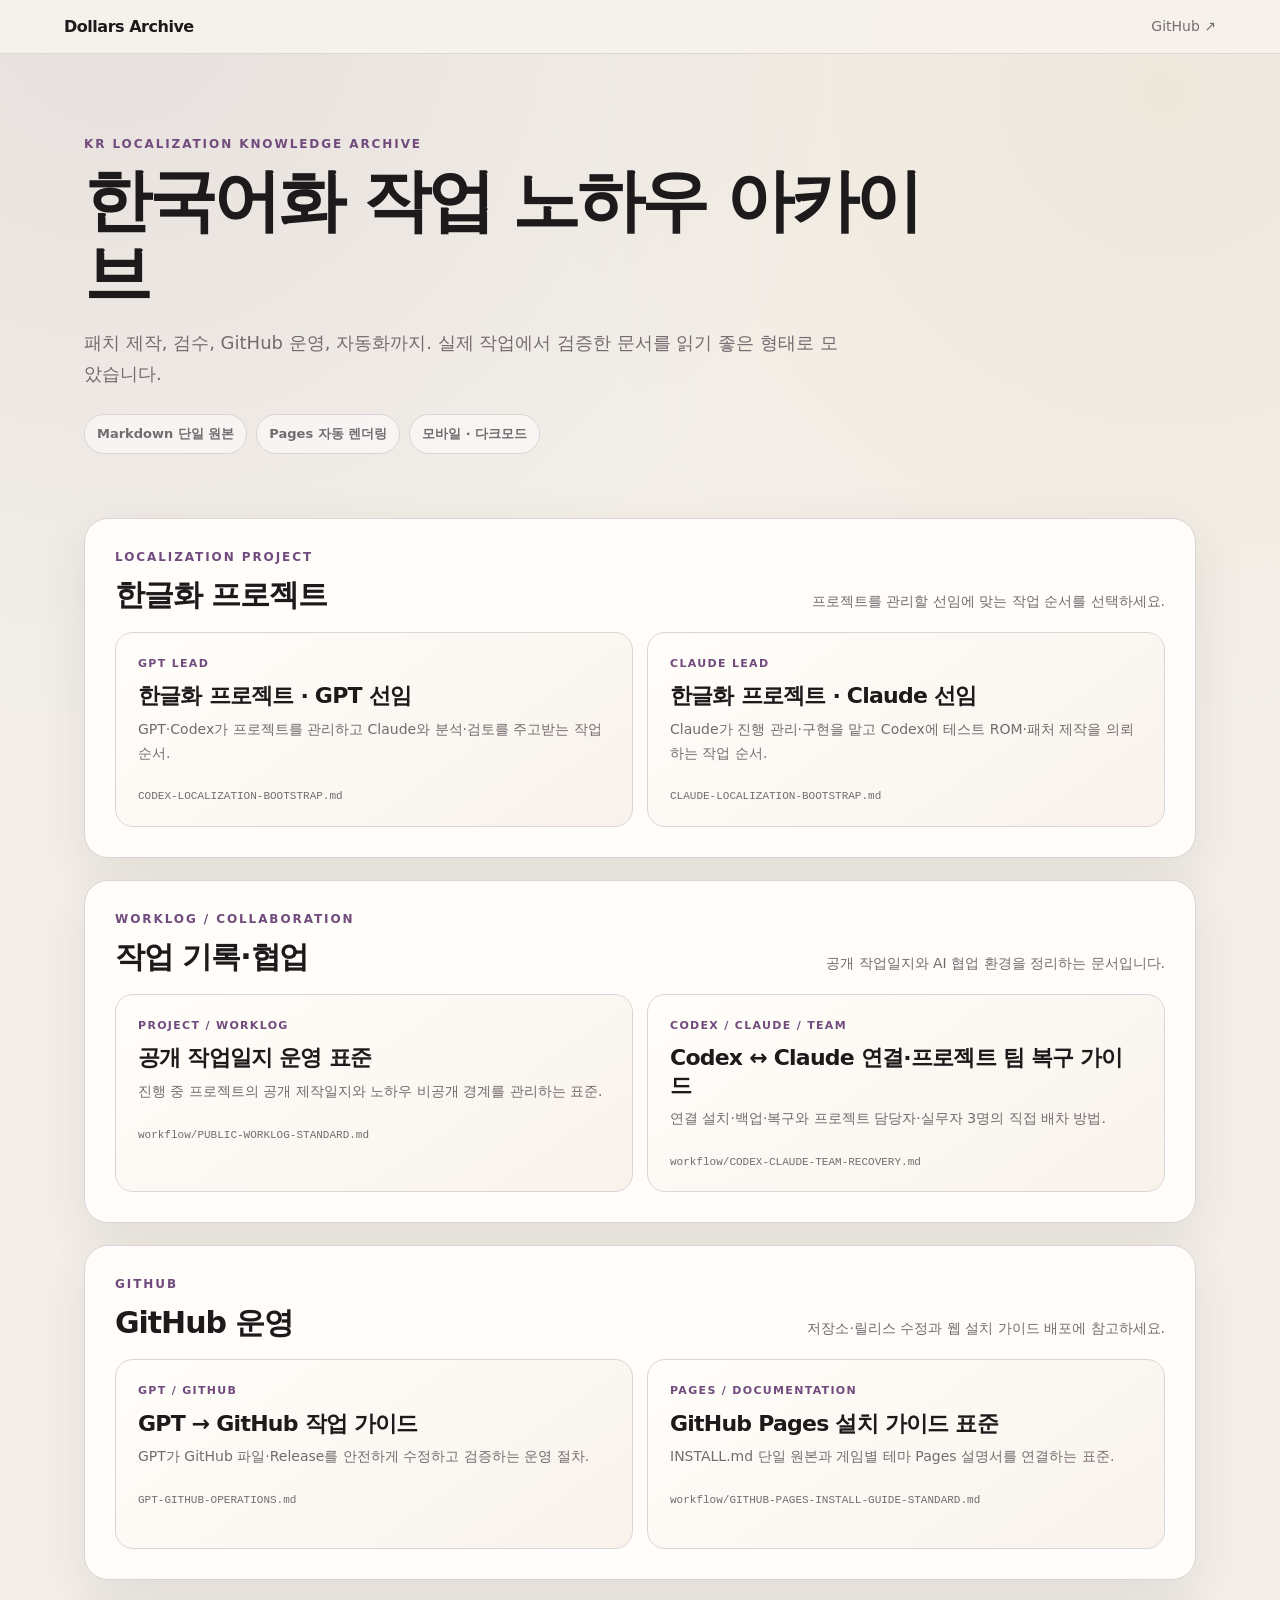
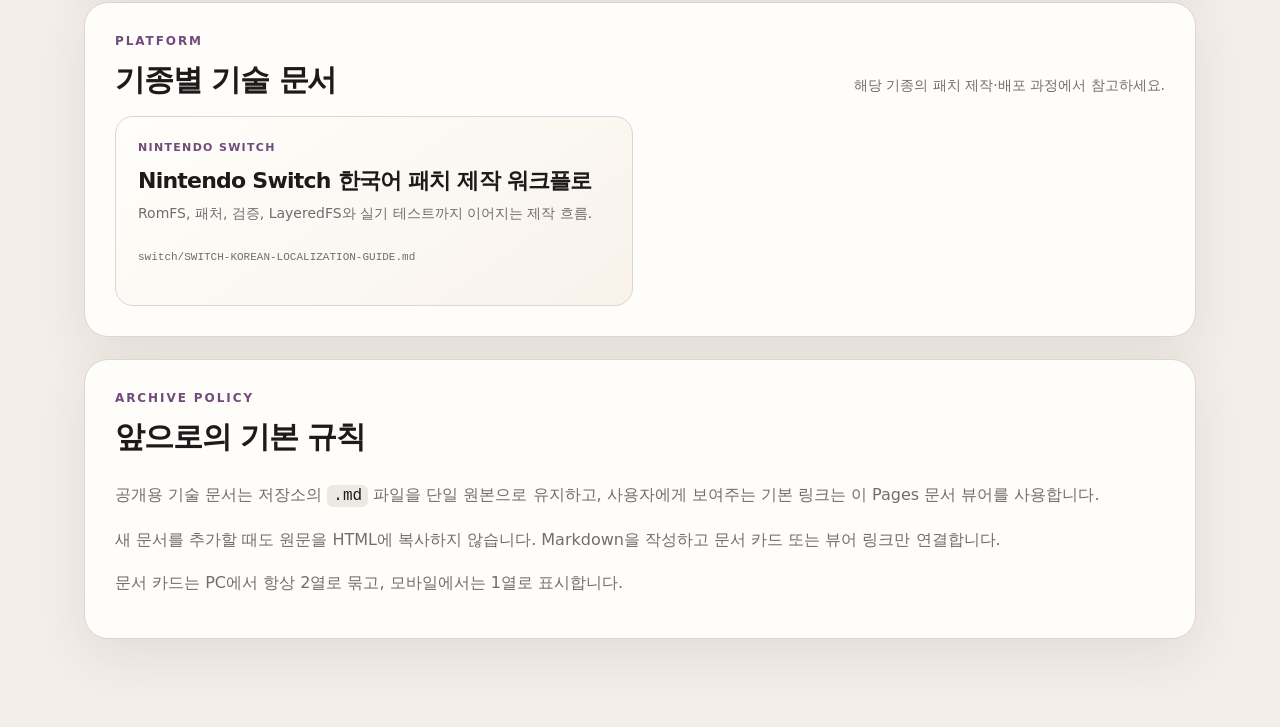
<file: docs/index.html>
<!doctype html>
<html lang="ko">
<head>
  <meta charset="utf-8" />
  <meta name="viewport" content="width=device-width, initial-scale=1" />
  <meta name="color-scheme" content="light dark" />
  <meta name="theme-color" content="#f3efe8" />
  <meta name="description" content="Dollars Archive 한국어화 기술 문서 아카이브" />
  <title>Dollars Archive · KR Localization Archive</title>
  <link rel="stylesheet" href="assets/style.css?v=20261006-records-collaboration" />
</head>
<body data-page="index">
  <header class="topbar">
    <div class="topbar-inner">
      <a class="brand" href="./">Dollars Archive</a>
      <a class="top-link" href="https://github.com/Dollars-Archive/Dollars-Archive-kr-localization-archive" target="_blank" rel="noreferrer">GitHub ↗</a>
    </div>
  </header>

  <main class="shell">
    <section class="hero">
      <p class="eyebrow">KR LOCALIZATION KNOWLEDGE ARCHIVE</p>
      <h1>한국어화 작업 노하우 아카이브</h1>
      <p class="hero-copy">패치 제작, 검수, GitHub 운영, 자동화까지. 실제 작업에서 검증한 문서를 읽기 좋은 형태로 모았습니다.</p>
      <div class="hero-badges">
        <span>Markdown 단일 원본</span>
        <span>Pages 자동 렌더링</span>
        <span>모바일 · 다크모드</span>
      </div>
    </section>

    <section class="panel docs-panel">
      <div class="section-head">
        <div>
          <p class="eyebrow">LOCALIZATION PROJECT</p>
          <h2>한글화 프로젝트</h2>
        </div>
        <p class="section-copy">프로젝트를 관리할 선임에 맞는 작업 순서를 선택하세요.</p>
      </div>
      <div id="doc-grid" class="doc-grid"></div>
    </section>

    <section class="panel docs-panel">
      <div class="section-head">
        <div><p class="eyebrow">WORKLOG / COLLABORATION</p><h2>작업 기록·협업</h2></div>
        <p class="section-copy">공개 작업일지와 AI 협업 환경을 정리하는 문서입니다.</p>
      </div>
      <div id="operations-grid" class="doc-grid"></div>
    </section>

    <section class="panel docs-panel">
      <div class="section-head">
        <div><p class="eyebrow">GITHUB</p><h2>GitHub 운영</h2></div>
        <p class="section-copy">저장소·릴리스 수정과 웹 설치 가이드 배포에 참고하세요.</p>
      </div>
      <div id="github-grid" class="doc-grid"></div>
    </section>

    <section class="panel docs-panel">
      <div class="section-head">
        <div><p class="eyebrow">PLATFORM</p><h2>기종별 기술 문서</h2></div>
        <p class="section-copy">해당 기종의 패치 제작·배포 과정에서 참고하세요.</p>
      </div>
      <div id="platform-grid" class="doc-grid"></div>
    </section>

    <section class="panel policy-panel">
      <div class="section-head compact">
        <div>
          <p class="eyebrow">ARCHIVE POLICY</p>
          <h2>앞으로의 기본 규칙</h2>
        </div>
      </div>
      <div class="policy-copy">
        <p>공개용 기술 문서는 저장소의 <code>.md</code> 파일을 단일 원본으로 유지하고, 사용자에게 보여주는 기본 링크는 이 Pages 문서 뷰어를 사용합니다.</p>
        <p>새 문서를 추가할 때도 원문을 HTML에 복사하지 않습니다. Markdown을 작성하고 문서 카드 또는 뷰어 링크만 연결합니다.</p>
        <p>문서 카드는 PC에서 항상 2열로 묶고, 모바일에서는 1열로 표시합니다.</p>
      </div>
    </section>
  </main>

  <script type="module" src="assets/app.js?v=20261011-current-doc-title"></script>
</body>
</html>
</file>
<file: docs/assets/style.css>
:root {
  --bg: #f3efe8;
  --paper: #fffdf9;
  --paper-soft: #f8f2eb;
  --ink: #1d1a1c;
  --muted: #736b70;
  --line: #ddd3d8;
  --accent: #714b7d;
  --accent-2: #b27b38;
  --accent-soft: #eee3f1;
  --tip: #347a57;
  --warn: #9a690d;
  --danger: #a44348;
  --note: #52719f;
  --code: #252126;
  --shadow: 0 18px 52px rgba(54, 42, 48, .09);
}
* { box-sizing: border-box; }
html { scroll-behavior: smooth; }
body {
  margin: 0;
  font-family: Inter, Pretendard, "Noto Sans KR", system-ui, -apple-system, BlinkMacSystemFont, "Segoe UI", sans-serif;
  color: var(--ink);
  background:
    radial-gradient(circle at 9% 0%, rgba(113,75,125,.09), transparent 28%),
    radial-gradient(circle at 91% 4%, rgba(178,123,56,.07), transparent 25%),
    var(--bg);
  line-height: 1.7;
}
a { color: inherit; }
code, pre { font-family: "Cascadia Code", "SFMono-Regular", Consolas, monospace; }
.topbar {
  position: sticky; top: 0; z-index: 30;
  border-bottom: 1px solid rgba(221,211,216,.9);
  background: rgba(247,243,237,.9);
  backdrop-filter: blur(14px);
}
.topbar-inner {
  max-width: 1200px; margin: 0 auto; padding: 13px 24px;
  display: flex; align-items: center; justify-content: space-between; gap: 18px;
}
.brand { font-weight: 900; text-decoration: none; letter-spacing: -.03em; }
.top-link, .top-actions { color: var(--muted); font-size: 14px; }
.top-actions { display: flex; gap: 16px; }
.top-actions a, .top-link { text-decoration: none; }
.top-actions a:hover, .top-link:hover { color: var(--accent); }
.shell { max-width: 1160px; margin: 0 auto; padding: 58px 24px 90px; }
.hero { padding: 22px 0 42px; }
.eyebrow { margin: 0 0 9px; color: var(--accent); font-size: 12px; font-weight: 900; letter-spacing: .16em; }
h1,h2,h3,h4 { line-height: 1.25; letter-spacing: -.035em; }
.hero h1 { max-width: 900px; margin: 0; font-size: clamp(38px,6vw,68px); line-height: 1.08; letter-spacing: -.05em; }
.hero-copy { max-width: 760px; margin: 18px 0 0; color: var(--muted); font-size: 18px; }
.hero-badges { display: flex; flex-wrap: wrap; gap: 9px; margin-top: 24px; }
.hero-badges span { padding: 8px 12px; border: 1px solid var(--line); border-radius: 999px; background: rgba(255,255,255,.55); color: var(--muted); font-size: 13px; font-weight: 750; }
.panel { margin-top: 22px; border: 1px solid var(--line); border-radius: 24px; background: var(--paper); box-shadow: var(--shadow); overflow: hidden; }
.section-head { padding: 28px 30px 18px; display: flex; align-items: end; justify-content: space-between; gap: 26px; }
.section-head.compact { padding-bottom: 8px; }
.section-head h2 { margin: 0; font-size: 30px; }
.section-copy { max-width: 420px; margin: 0; color: var(--muted); font-size: 14px; }
.doc-grid { display: grid; grid-template-columns: repeat(2,minmax(0,1fr)); gap: 14px; padding: 0 30px 30px; }
.doc-card { position: relative; min-height: 190px; padding: 22px; border: 1px solid var(--line); border-radius: 18px; background: linear-gradient(145deg,#fffefa,var(--paper-soft)); text-decoration: none; transition: transform .16s ease, border-color .16s ease, box-shadow .16s ease; }
.doc-card:hover { transform: translateY(-2px); border-color: color-mix(in srgb,var(--accent) 45%,var(--line)); box-shadow: 0 14px 30px rgba(72,54,68,.08); }
.doc-card .kicker { color: var(--accent); font-size: 11px; font-weight: 900; letter-spacing: .12em; }
.doc-card h3 { margin: 9px 0 8px; font-size: 22px; }
.doc-card p { margin: 0; color: var(--muted); font-size: 14px; }
.doc-card .path { margin-top: 24px; overflow: hidden; text-overflow: ellipsis; white-space: nowrap; color: var(--muted); font: 11px/1.3 "Cascadia Code", Consolas, monospace; }
.policy-copy { padding: 2px 30px 25px; color: var(--muted); }
.policy-copy code { padding: 2px 6px; border-radius: 6px; background: #eee8e3; color: var(--ink); }
.reader-shell { max-width: 1180px; margin: 0 auto; padding: 48px 24px 90px; }
.doc-hero { padding: 8px 0 32px 252px; }
.doc-hero h1 { margin: 0; font-size: clamp(34px,5vw,56px); }
.doc-path { margin: 12px 0 0; color: var(--muted); font: 12px/1.5 "Cascadia Code", Consolas, monospace; }
.reader-layout { display: grid; grid-template-columns: 230px minmax(0,1fr); gap: 22px; align-items: start; }
.toc-card { position: sticky; top: 76px; padding: 18px; border: 1px solid var(--line); border-radius: 18px; background: rgba(255,253,249,.88); box-shadow: 0 10px 28px rgba(54,42,48,.05); }
.toc-title { margin-bottom: 10px; color: var(--muted); font-size: 13px; font-weight: 900; }
.toc { display: grid; gap: 5px; }
.toc a { display:block; padding:7px 9px; border-radius:9px; color:var(--muted); text-decoration:none; font-size:13px; line-height:1.35; }
.toc a.sub { padding-left:18px; font-size:12px; }
.toc a:hover,.toc a.active { background:var(--accent-soft); color:var(--accent); }
.reader-card { min-width:0; border:1px solid var(--line); border-radius:26px; background:var(--paper); box-shadow:var(--shadow); overflow:hidden; }
.status { padding:70px 30px; text-align:center; color:var(--muted); }
.reader { padding:clamp(30px,5vw,62px); }
.reader > h1:first-child { display:none; }
.reader h1,.reader h2,.reader h3,.reader h4 { scroll-margin-top:88px; }
.reader h2 { margin:54px 0 18px; padding-top:16px; border-top:1px solid var(--line); font-size:30px; }
.reader h2:first-of-type { margin-top:8px; }
.reader h3 { margin:34px 0 14px; font-size:22px; }
.reader h4 { margin:26px 0 10px; font-size:18px; }
.reader p,.reader li { font-size:16px; }
.reader li + li { margin-top:6px; }
.reader ul,.reader ol { padding-left:1.4em; }
.reader a { color:var(--accent); text-underline-offset:3px; }
.reader hr { margin:42px 0; border:0; border-top:1px solid var(--line); }
.reader code { padding:2px 6px; border-radius:6px; background:#eee8e3; font-size:.92em; }
.reader pre { position:relative; overflow-x:auto; margin:18px 0 24px; padding:18px; border-radius:14px; background:var(--code); color:#f7f2f4; }
.reader pre code { padding:0; background:transparent; color:inherit; }
.copy-btn { position:absolute; top:9px; right:9px; border:1px solid rgba(255,255,255,.15); border-radius:8px; padding:5px 8px; background:rgba(255,255,255,.08); color:#ddd5dc; font:inherit; font-size:11px; cursor:pointer; }
.reader table { display:block; width:100%; overflow-x:auto; border-collapse:collapse; margin:22px 0; }
.reader th,.reader td { padding:11px 13px; border:1px solid var(--line); text-align:left; vertical-align:top; }
.reader th { background:var(--paper-soft); }
.reader img { display:block; max-width:100%; height:auto; margin:20px auto; border:1px solid var(--line); border-radius:16px; }
.callout { margin:22px 0; padding:16px 18px; border:1px solid var(--line); border-left-width:5px; border-radius:14px; background:var(--paper-soft); }
.callout-label { margin-bottom:7px; font-size:12px; font-weight:900; letter-spacing:.06em; }
.callout.important { border-left-color:var(--accent); background:var(--accent-soft); }
.callout.important .callout-label { color:var(--accent); }
.callout.tip { border-left-color:var(--tip); background:#eaf4ed; }
.callout.tip .callout-label { color:var(--tip); }
.callout.warning { border-left-color:var(--warn); background:#fbf1d9; }
.callout.warning .callout-label { color:var(--warn); }
.callout.caution { border-left-color:var(--danger); background:#f8e3e1; }
.callout.caution .callout-label { color:var(--danger); }
.callout.note { border-left-color:var(--note); background:#e9eef6; }
.callout.note .callout-label { color:var(--note); }
@media (max-width:900px) {
  .doc-grid { grid-template-columns:1fr; }
  .reader-layout { grid-template-columns:1fr; }
  .toc-card { position:static; }
  .toc { grid-template-columns:repeat(2,minmax(0,1fr)); }
  .toc a.sub { display:none; }
  .doc-hero { padding-left:0; }
}
@media (max-width:640px) {
  .shell,.reader-shell { padding:34px 12px 64px; }
  .topbar-inner { padding:11px 13px; }
  .top-actions a:first-child { display:none; }
  .hero-copy { font-size:16px; }
  .section-head { padding:22px 18px 14px; flex-direction:column; align-items:flex-start; }
  .doc-grid { padding:0 18px 20px; }
  .policy-copy { padding:2px 18px 20px; }
  .reader-card { border-radius:18px; }
  .reader { padding:25px 18px 34px; }
  .reader h2 { font-size:25px; }
  .toc { grid-template-columns:1fr; }
}
@media (prefers-color-scheme:dark) {
  :root { --bg:#171416; --paper:#211d21; --paper-soft:#2a242a; --ink:#f3edf2; --muted:#aaa0a7; --line:#403740; --accent:#cda7dc; --accent-2:#e2b873; --accent-soft:#34283a; --tip:#82caa0; --warn:#e4b55c; --danger:#e68e94; --note:#95add6; --code:#110f11; --shadow:none; }
  body { background:var(--bg); }
  .topbar { background:rgba(23,20,22,.9); }
  .hero-badges span,.toc-card { background:rgba(255,255,255,.03); }
  .doc-card { background:linear-gradient(145deg,#252025,var(--paper-soft)); }
  .policy-copy code,.reader code { background:#332d33; }
  .callout.tip { background:#1f3026; }
  .callout.warning { background:#332a18; }
  .callout.caution { background:#352120; }
  .callout.note { background:#202938; }
}
</file>
